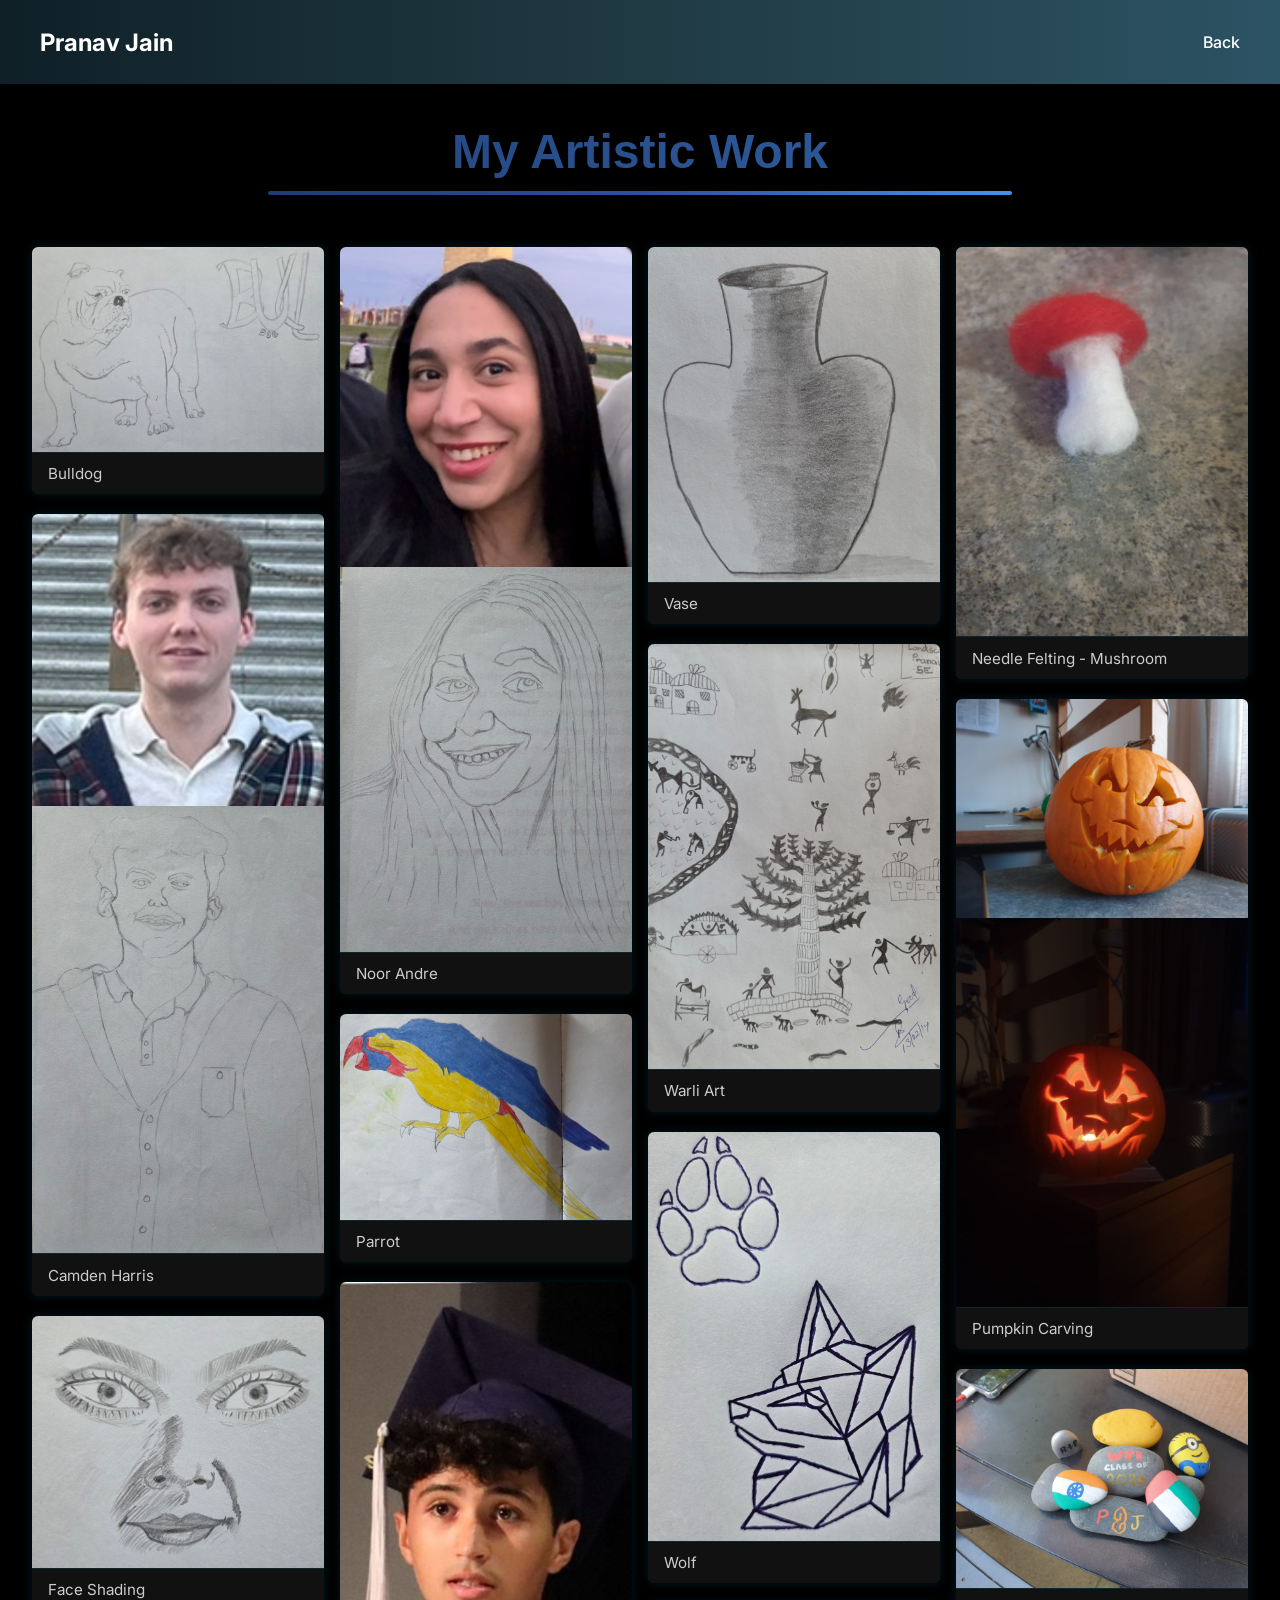
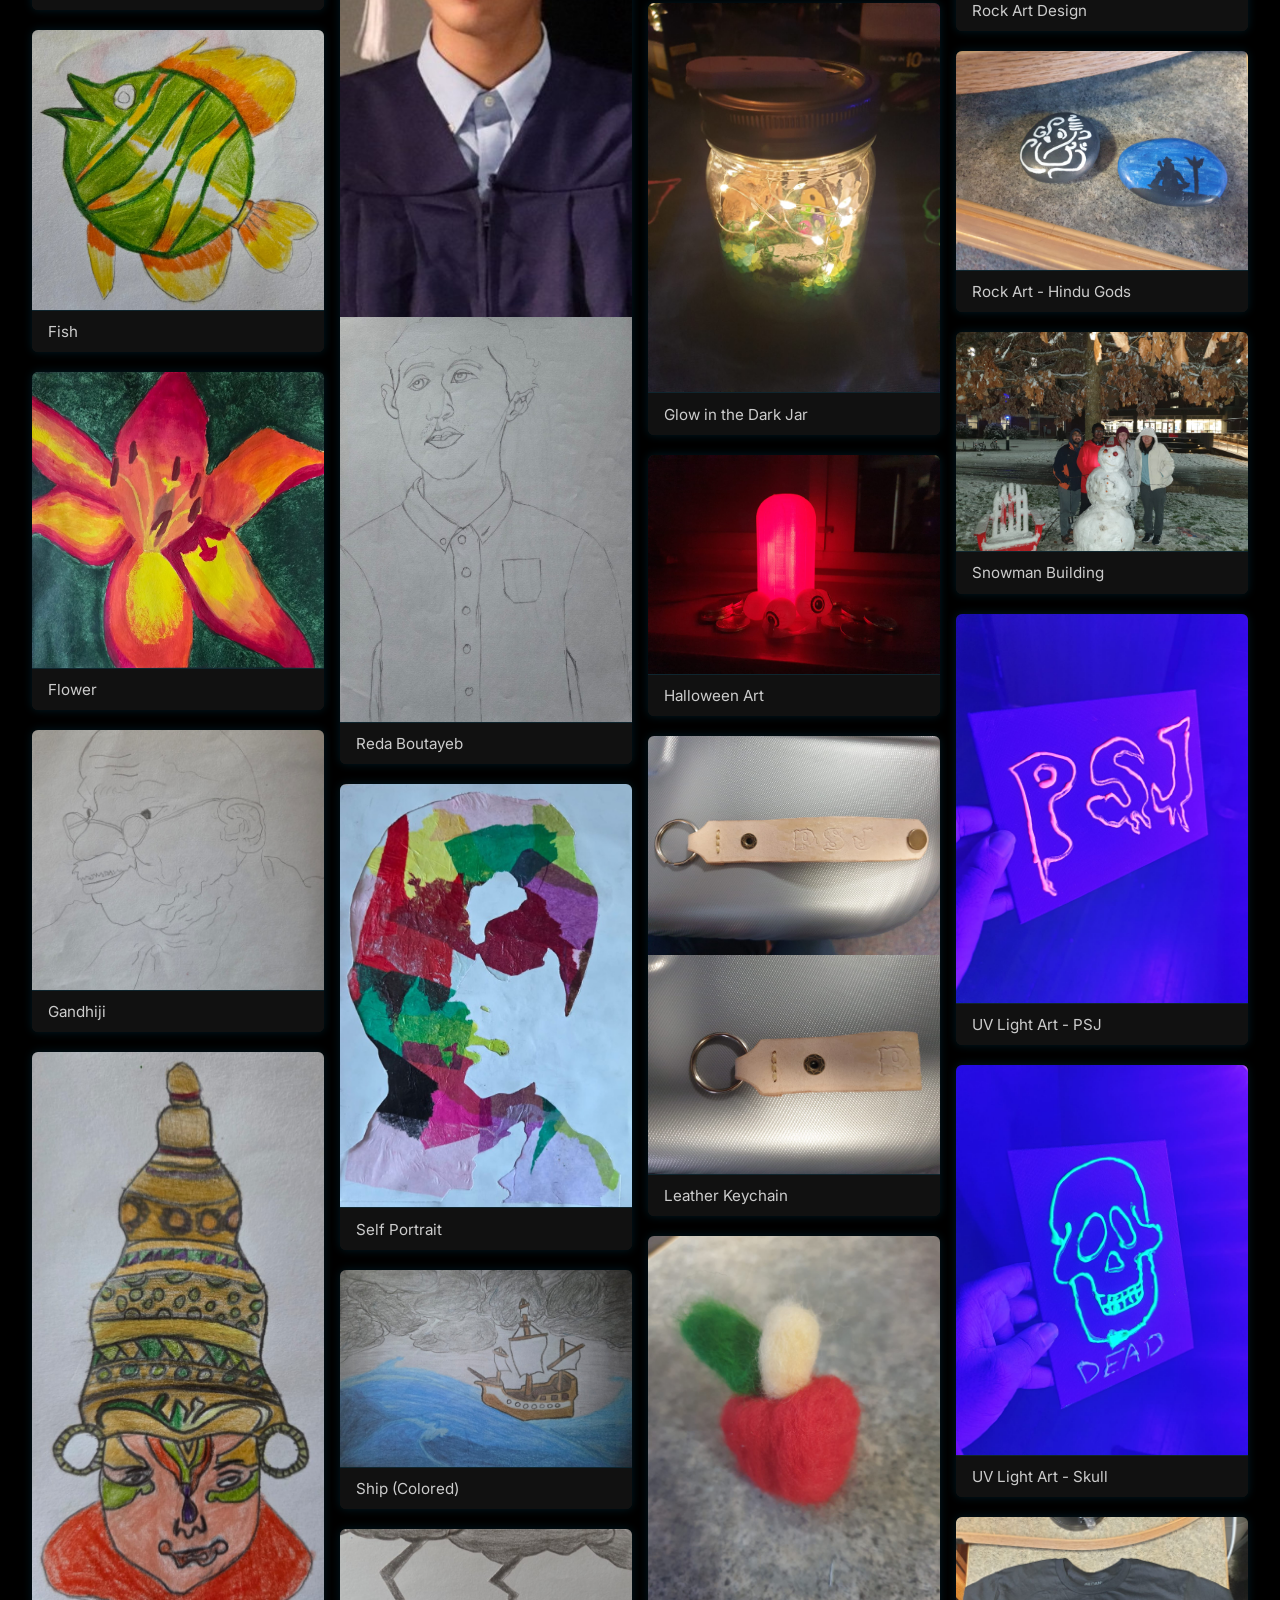
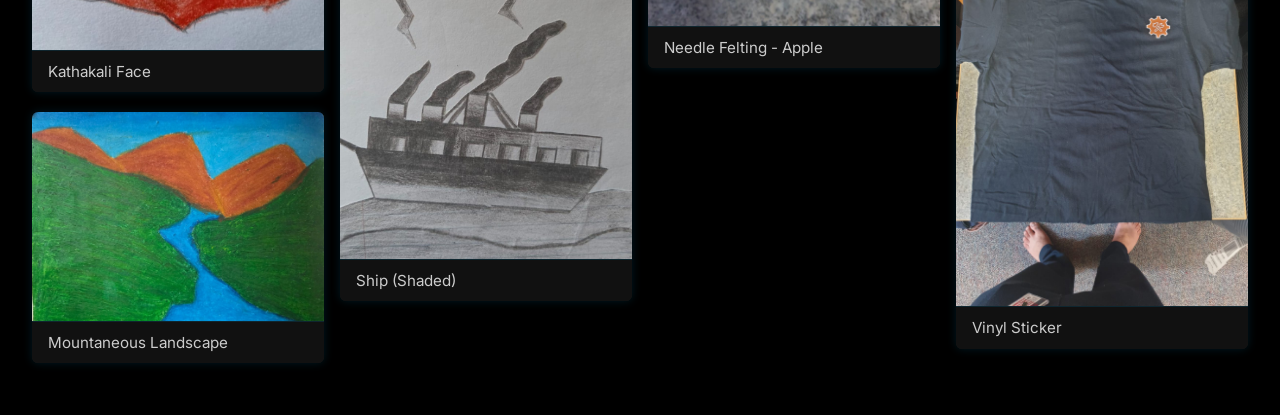
<file: artistic.html>
<!DOCTYPE html>
<html lang="en">
<head>
  <meta charset="UTF-8" />
  <meta name="viewport" content="width=device-width, initial-scale=1.0" />
  <title>Artistic Work</title>
  <link rel="stylesheet" href="style_artistic.css" />
</head>
<body>
  <!-- Navbar -->
  <nav class="navbar">
    <div class="nav-container">
      <a href="index.html" class="logo">Pranav Jain</a>
      <ul class="nav-links">
        <li><a href="index.html">Back</a></li>
        <!-- <li><a href="artistic.html" class="active">Artistic</a></li> -->
      </ul>
    </div>
  </nav>

  <header class="site-header"><strong>My Artistic Work</strong></header>

  <section class="gallery-container">
    <div class="gallery-item">
      <img src="./assets/Artwork/bulldog.jpg" alt="Artwork 1" />
      <div class="caption">Bulldog</div>
    </div>
    <div class="gallery-item">
      <img src="./assets/Artwork/camden_harris_1.PNG" alt="Artwork 1" />
      <img src="./assets/Artwork/camden_harris_2.jpg" alt="Artwork 1" />
      <div class="caption">Camden Harris</div>
    </div>
    <div class="gallery-item">
      <img src="./assets/Artwork/face.png" alt="Artwork 1" />
      <div class="caption">Face Shading</div>
    </div>
    <div class="gallery-item">
      <img src="./assets/Artwork/fish.jpg" alt="Artwork 1" />
      <div class="caption">Fish</div>
    </div>
    <div class="gallery-item">
      <img src="./assets/Artwork/flower.jpg" alt="Artwork 1" />
      <div class="caption">Flower</div>
    </div>
    <div class="gallery-item">
      <img src="./assets/Artwork/gandhi.jpg" alt="Artwork 1" />
      <div class="caption">Gandhiji</div>
    </div>
    <div class="gallery-item">
      <img src="./assets/Artwork/kathakali_face.jpg" alt="Artwork 1" />
      <div class="caption">Kathakali Face</div>
    </div>
    <div class="gallery-item">
      <img src="./assets/Artwork/mountain_landscape.jpg" alt="Artwork 1" />
      <div class="caption">Mountaneous Landscape</div>
    </div>
    <div class="gallery-item">
      <img src="./assets/Artwork/noor_andre_1.jpg" alt="Artwork 1" />
      <img src="./assets/Artwork/noor_andre_2.jpg" alt="Artwork 1" />
      <div class="caption">Noor Andre</div>
    </div>
    <div class="gallery-item">
      <img src="./assets/Artwork/parrot.jpg" alt="Artwork 1" />
      <div class="caption">Parrot</div>
    </div>
    <div class="gallery-item">
      <img src="./assets/Artwork/reda_boutayeb_1.jpg" alt="Artwork 1" />
      <img src="./assets/Artwork/reda_boutayeb_2.jpg" alt="Artwork 1" />
      <div class="caption">Reda Boutayeb</div>
    </div>
    <div class="gallery-item">
      <img src="./assets/Artwork/self_portrait.jpg" alt="Artwork 1" />
      <div class="caption">Self Portrait</div>
    </div>
    <div class="gallery-item">
      <img src="./assets/Artwork/ship_colored.jpg" alt="Artwork 1" />
      <div class="caption">Ship (Colored)</div>
    </div>
    <div class="gallery-item">
      <img src="./assets/Artwork/ship_shaded.jpg" alt="Artwork 1" />
      <div class="caption">Ship (Shaded)</div>
    </div>
    <div class="gallery-item">
      <img src="./assets/Artwork/vase.jpg" alt="Artwork 1" />
      <div class="caption">Vase</div>
    </div>
    <div class="gallery-item">
      <img src="./assets/Artwork/warli_art.jpg" alt="Artwork 1" />
      <div class="caption">Warli Art</div>
    </div>
    <div class="gallery-item">
      <img src="./assets/Artwork/wolf.jpg" alt="Artwork 1" />
      <div class="caption">Wolf</div>
    </div>
    <div class="gallery-item">
      <img src="./assets/Artwork/glow_in_the_dark_jar.jpg" alt="Artwork 1" />
      <div class="caption">Glow in the Dark Jar</div>
    </div>
    <div class="gallery-item">
      <img src="./assets/Artwork/halloween_art.jpg" alt="Artwork 1" />
      <div class="caption">Halloween Art</div>
    </div>
    <div class="gallery-item">
      <img src="./assets/Artwork/leather_keychain_2.jpg" alt="Artwork 1" />
      <img src="./assets/Artwork/leather_keychain_1.jpg" alt="Artwork 1" />
      <div class="caption">Leather Keychain</div>
    </div>
    <div class="gallery-item">
      <img src="./assets/Artwork/needle_felting_apple.jpg" alt="Artwork 1" />
      <div class="caption">Needle Felting - Apple</div>
    </div>
    <div class="gallery-item">
      <img src="./assets/Artwork/needle_felting_mushroom.jpg" alt="Artwork 1" />
      <div class="caption">Needle Felting - Mushroom</div>
    </div>
    <div class="gallery-item">
      <img src="./assets/Artwork/pumpkin_carving_1.jpg" alt="Artwork 1" />
      <img src="./assets/Artwork/pumpkin_carving_2.jpg" alt="Artwork 1" />
      <div class="caption">Pumpkin Carving</div>
    </div>
    <div class="gallery-item">
      <img src="./assets/Artwork/rock_art.jpg" alt="Artwork 1" />
      <div class="caption">Rock Art Design</div>
    </div>
    <div class="gallery-item">
      <img src="./assets/Artwork/rock_art_hindu_gods.jpg" alt="Artwork 1" />
      <div class="caption">Rock Art - Hindu Gods</div>
    </div>
    <div class="gallery-item">
      <img src="./assets/Artwork/snowman.jpg" alt="Artwork 1" />
      <div class="caption">Snowman Building</div>
    </div>
    <div class="gallery-item">
      <img src="./assets/Artwork/uv_light_art_psj.jpg" alt="Artwork 1" />
      <div class="caption">UV Light Art - PSJ</div>
    </div>
    <div class="gallery-item">
      <img src="./assets/Artwork/uv_light_art_skull.jpg" alt="Artwork 1" />
      <div class="caption">UV Light Art - Skull</div>
    </div>
    <div class="gallery-item">
      <img src="./assets/Artwork/vinyl_sticker.jpg" alt="Artwork 1" />
      <div class="caption">Vinyl Sticker</div>
    </div>
  </section>

  <script>
    window.addEventListener("load", () => {
      const hash = window.location.hash;
      if (hash) {
        setTimeout(() => {
          const target = document.querySelector(hash);
          if (target) {
            target.scrollIntoView({ behavior: "smooth", block: "start" });
          }
        }, 400);
      }
    });
  </script>

</body>
</html>
</file>
<file: style_artistic.css>
@import url('https://fonts.googleapis.com/css2?family=Inter:wght@300;400;600&display=swap');

body {
  margin: 0;
  padding: 0;
  font-family: 'Inter', sans-serif;
  background-color: #000; /* dark background */
  color: #eee;
}

.site-header {
  text-align: center;
  padding: 2rem 1rem;
  color: #00acee;
  font-size: 2.5rem;
}

.gallery-container {
  column-count: 4;
  column-gap: 1rem;
  padding: 2rem;
  max-width: 1400px;
  margin: auto;
}

@media (max-width: 1200px) {
  .gallery-container {
    column-count: 3;
  }
}

@media (max-width: 800px) {
  .gallery-container {
    column-count: 2;
  }
}

@media (max-width: 500px) {
  .gallery-container {
    column-count: 1;
  }
}

.gallery-item {
  background: #1a1a1a;
  margin-bottom: 1rem;
  display: inline-block;
  width: 100%;
  break-inside: avoid;
  border-radius: 6px;
  box-shadow: 0 0 10px rgba(0, 172, 238, 0.15);
  overflow: hidden;
  transition: transform 0.3s ease;
}

.gallery-item:hover {
  transform: scale(1.02);
}

.gallery-item img {
  width: 100%;
  display: block;
}

.caption {
  padding: 0.7rem 1rem;
  font-size: 0.95rem;
  color: #ccc;
  background-color: #111;
  border-top: 1px solid #00acee22;
}

/* Navbar styles */
.navbar {
  background: linear-gradient(to right, #0f2027, #203a43, #2c5364);
  padding: 1rem 2rem;
  display: flex;
  justify-content: center;
  align-items: center;
}

.nav-container {
  width: 100%;
  max-width: 1200px;
  display: flex;
  justify-content: space-between;
  align-items: center;
}

.navbar .logo {
  font-size: 1.5rem;
  font-weight: bold;
  color: #fff;
  text-decoration: none;
}

.nav-links {
  list-style: none;
  display: flex;
  gap: 1.5rem;
}

.nav-links a {
  color: #fff;
  text-decoration: none;
  font-weight: 500;
  transition: color 0.3s;
}

.nav-links a:hover,
.nav-links .active {
  color: #00acee;
}

html {
  scroll-behavior: smooth;
  scroll-padding-top: 80px;
}

.site-header {
  text-align: center;
  font-size: 3rem;
  font-weight: 700;
  padding: 40px 20px 20px;
  margin: 0 auto;
  font-family: 'Segoe UI', Tahoma, Geneva, Verdana, sans-serif;

  /* Animated gradient text */
  background: linear-gradient(270deg, #1e3c72, #2a5298, #4a90e2, #1e3c72);
  background-size: 600% 600%;
  -webkit-background-clip: text;
  -webkit-text-fill-color: transparent;
  background-clip: text;
  color: transparent;
  animation: animatedGradient 8s ease infinite;

  position: relative;
  display: block;
}

/* Underline effect */
.site-header::after {
  content: '';
  display: block;
  width: 60%;
  height: 4px;
  margin: 12px auto 0;
  background: linear-gradient(90deg, #1e3c72, #2a5298, #4a90e2);
  border-radius: 2px;
  animation: underlinePulse 4s ease-in-out infinite;
}

/* Keyframes for animated gradient */
@keyframes animatedGradient {
  0% { background-position: 0% 50%; }
  50% { background-position: 100% 50%; }
  100% { background-position: 0% 50%; }
}

/* Keyframes for underline pulse */
@keyframes underlinePulse {
  0%, 100% { transform: scaleX(1); opacity: 1; }
  50% { transform: scaleX(1.1); opacity: 0.7; }
}
</file>
